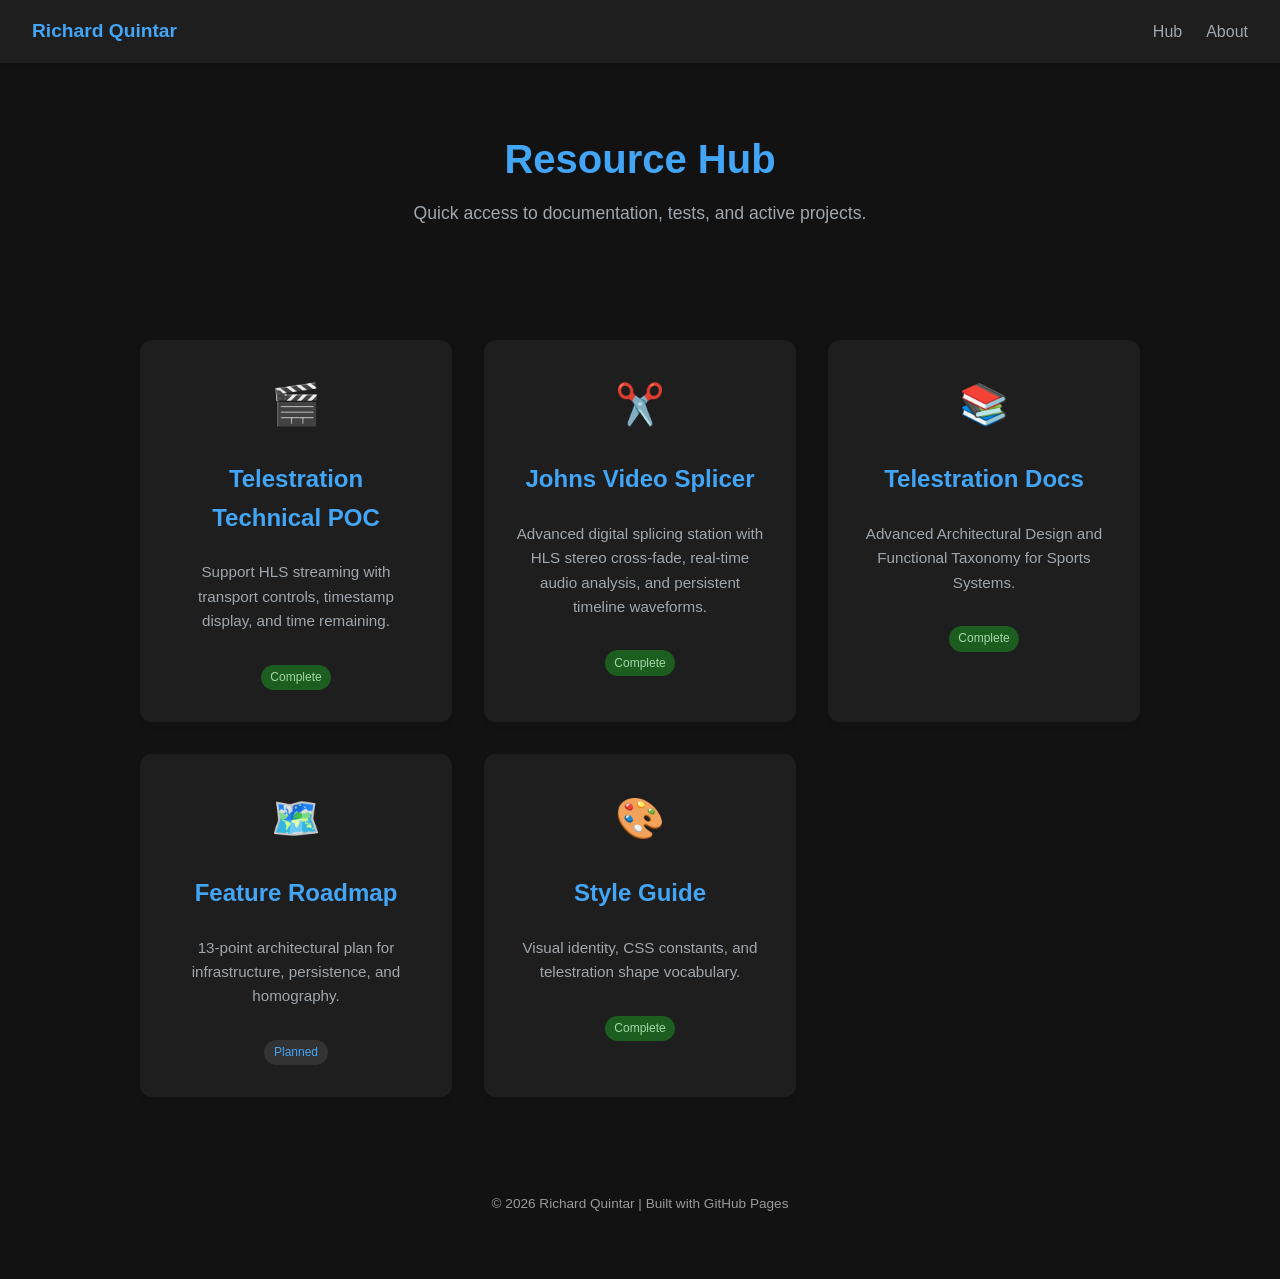
<file: index.html>
<!DOCTYPE html>
<html lang="en">
<head>
    <meta charset="UTF-8">
    <meta name="viewport" content="width=device-width, initial-scale=1.0">
    <title>Richard Quintar | Hub</title>
    <style>
        :root {
            --primary: #42a5f5;
            --secondary: #9ea7af;
            --bg: #121212;
            --card-bg: #1e1e1e;
            --text: #e0e0e0;
        }

        body {
            font-family: -apple-system, BlinkMacSystemFont, "Segoe UI", Roboto, Helvetica, Arial, sans-serif;
            line-height: 1.6;
            color: var(--text);
            background-color: var(--bg);
            margin: 0;
            padding: 0;
        }

        nav {
            background: var(--card-bg);
            padding: 1rem 2rem;
            display: flex;
            justify-content: space-between;
            align-items: center;
            box-shadow: 0 2px 4px rgba(0,0,0,0.1);
            position: sticky;
            top: 0;
            z-index: 1000;
        }

        nav .logo {
            font-weight: bold;
            font-size: 1.2rem;
            color: var(--primary);
            text-decoration: none;
        }

        nav ul {
            list-style: none;
            display: flex;
            gap: 1.5rem;
            margin: 0;
            padding: 0;
        }

        nav a {
            text-decoration: none;
            color: var(--secondary);
            font-weight: 500;
            transition: color 0.2s;
        }

        nav a:hover {
            color: var(--primary);
        }

        header {
            padding: 4rem 2rem;
            text-align: center;
        }

        h1 {
            margin: 0;
            font-size: 2.5rem;
            color: var(--primary);
        }

        .subtitle {
            font-size: 1.1rem;
            color: var(--secondary);
            margin-top: 0.5rem;
        }

        .hub-container {
            max-width: 1000px;
            margin: 0 auto;
            padding: 2rem;
            display: grid;
            grid-template-columns: repeat(auto-fit, minmax(280px, 1fr));
            gap: 2rem;
        }

        .card {
            background: var(--card-bg);
            border-radius: 12px;
            padding: 2rem;
            text-align: center;
            box-shadow: 0 4px 6px rgba(0,0,0,0.05);
            transition: transform 0.2s, box-shadow 0.2s;
            text-decoration: none;
            color: inherit;
            display: flex;
            flex-direction: column;
            align-items: center;
        }

        .card:hover {
            transform: translateY(-5px);
            box-shadow: 0 8px 15px rgba(0,0,0,0.1);
        }

        .card .icon {
            font-size: 2.5rem;
            margin-bottom: 1rem;
        }

        .card h2 {
            margin: 0.5rem 0;
            color: var(--primary);
        }

        .card p {
            font-size: 0.95rem;
            color: var(--secondary);
        }

        footer {
            text-align: center;
            padding: 4rem 2rem;
            color: #999;
            font-size: 0.85rem;
        }

        .status-badge {
            background: #e0e0e0;
            color: #666;
            padding: 0.2rem 0.6rem;
            border-radius: 20px;
            font-size: 0.75rem;
            margin-top: 1rem;
            display: inline-block;
        }
    </style>
</head>
<body>

    <nav>
        <a href="index.html" class="logo">Richard Quintar</a>
        <ul>
            <li><a href="index.html">Hub</a></li>
            <li><a href="#about">About</a></li>
        </ul>
    </nav>

    <header>
        <h1>Resource Hub</h1>
        <p class="subtitle">Quick access to documentation, tests, and active projects.</p>
    </header>

    <main class="hub-container">
        <!-- Card 1: Telestration POC -->
        <a href="telistration-poc/index.html" class="card">
            <div class="icon">🎬</div>
            <h2>Telestration Technical POC</h2>
            <p>Support HLS streaming with transport controls, timestamp display, and time remaining.</p>
            <span class="status-badge" style="background: #1b5e20; color: #a5d6a7;">Complete</span>
        </a>

        <!-- Card: Johns Video Splicer -->
        <a href="johns-video-splicer/index.html" class="card">
            <div class="icon">✂️</div>
            <h2>Johns Video Splicer</h2>
            <p>Advanced digital splicing station with HLS stereo cross-fade, real-time audio analysis, and persistent timeline waveforms.</p>
            <span class="status-badge" style="background: #1b5e20; color: #a5d6a7;">Complete</span>
        </a>

        <!-- Card 2: Telestration Docs -->
        <a href="telistration-poc/docs/telestration.md" class="card">
            <div class="icon">📚</div>
            <h2>Telestration Docs</h2>
            <p>Advanced Architectural Design and Functional Taxonomy for Sports Systems.</p>
            <span class="status-badge" style="background: #1b5e20; color: #a5d6a7;">Complete</span>
        </a>

        <!-- Card 3: Feature Roadmap -->
        <a href="telistration-poc/feature-plan.html" class="card">
            <div class="icon">🗺️</div>
            <h2>Feature Roadmap</h2>
            <p>13-point architectural plan for infrastructure, persistence, and homography.</p>
            <span class="status-badge" style="background: #333; color: var(--primary);">Planned</span>
        </a>

        <!-- Card 4: Style Guide -->
        <a href="telistration-poc/styles.html" class="card">
            <div class="icon">🎨</div>
            <h2>Style Guide</h2>
            <p>Visual identity, CSS constants, and telestration shape vocabulary.</p>
            <span class="status-badge" style="background: #1b5e20; color: #a5d6a7;">Complete</span>
        </a>
    </main>

    <footer>
        &copy; 2026 Richard Quintar | Built with GitHub Pages
    </footer>

</body>
</html>
</file>
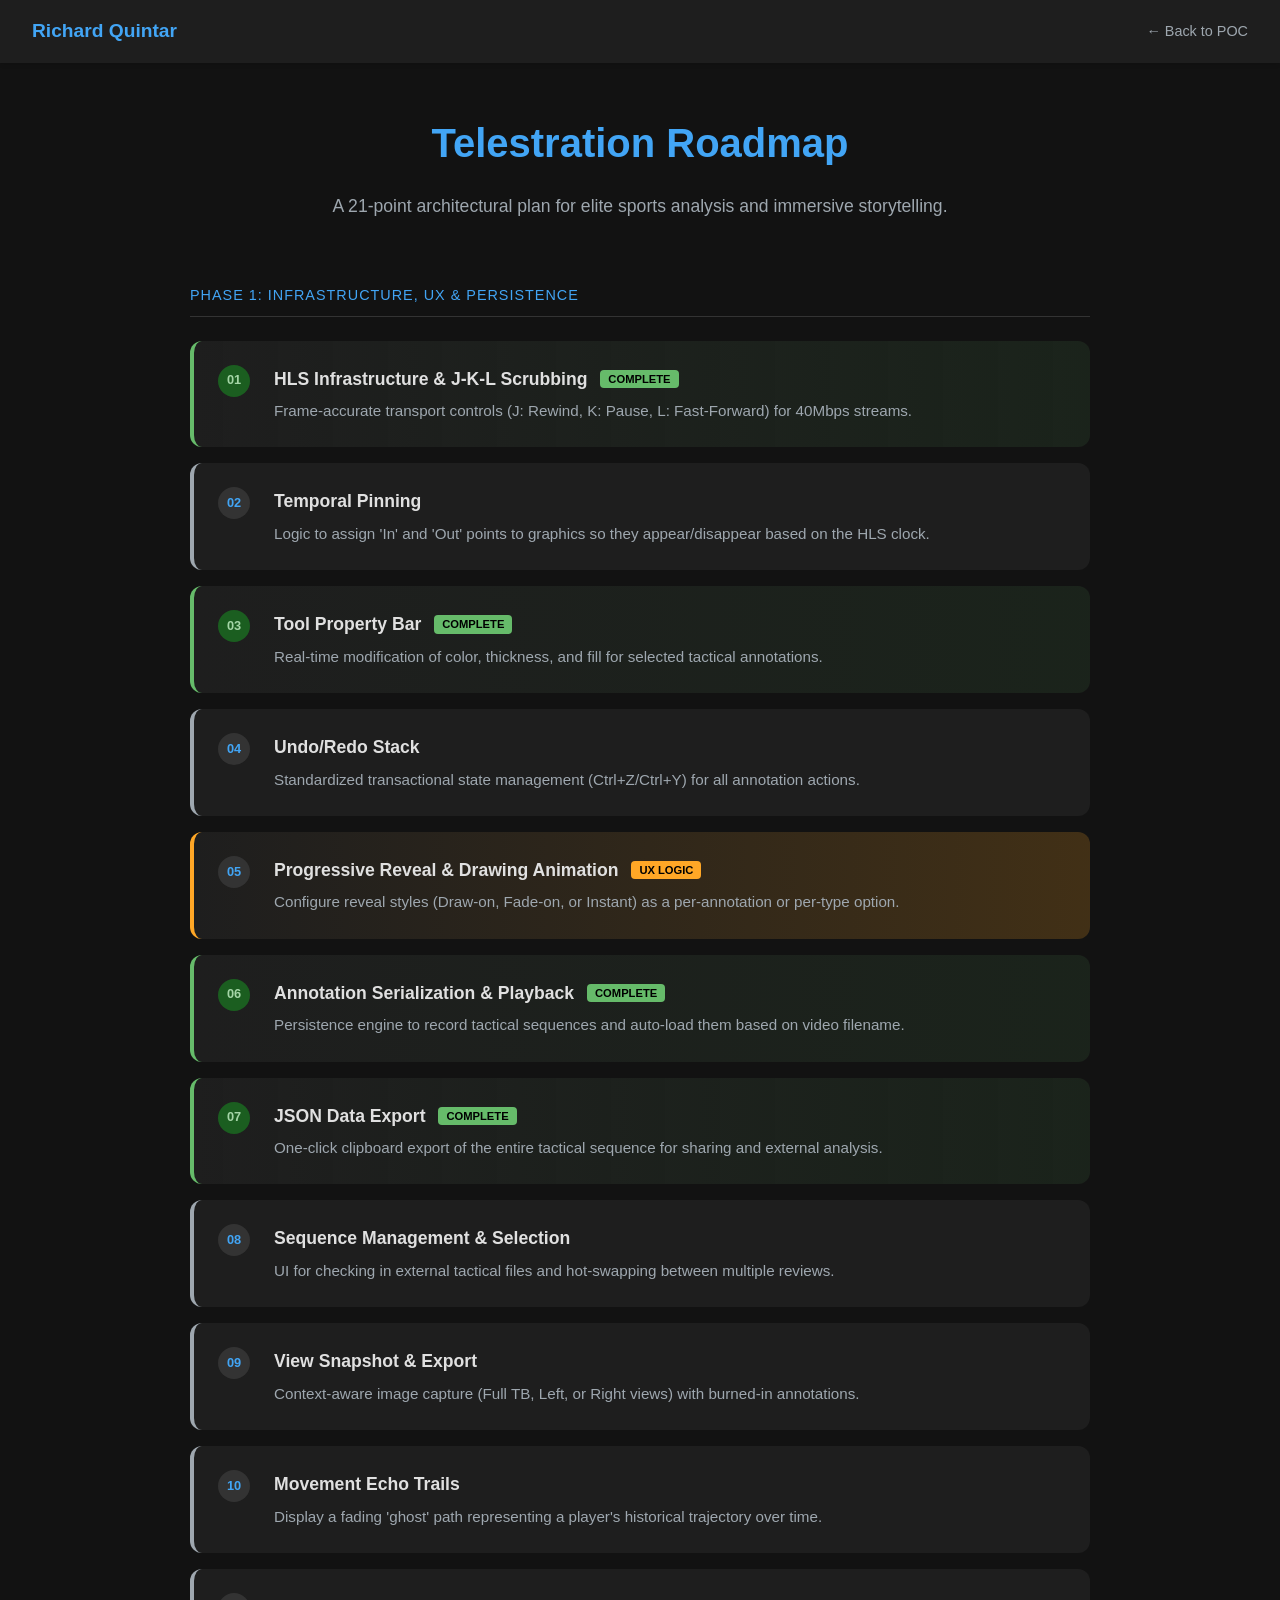
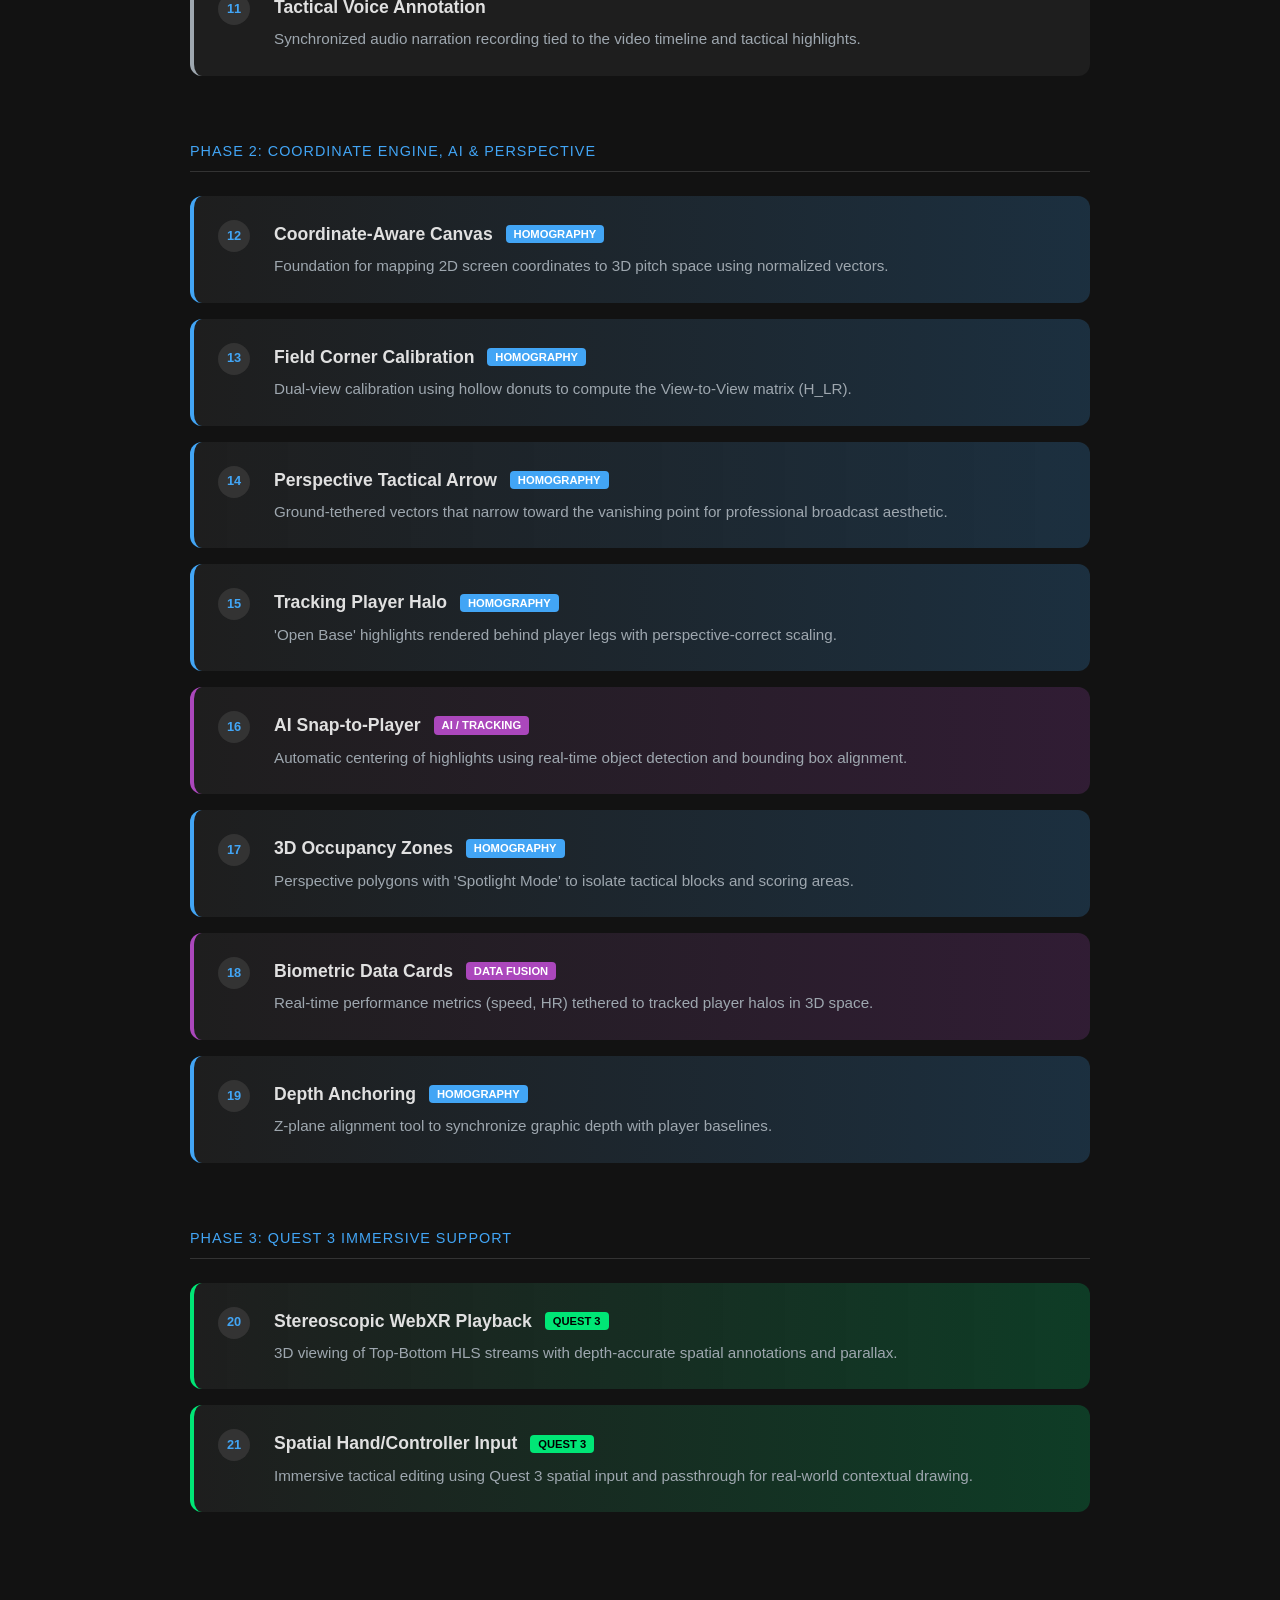
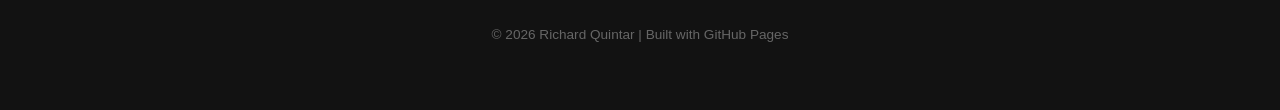
<file: telistration-poc/feature-plan.html>
<!DOCTYPE html>
<html lang="en">
<head>
    <meta charset="UTF-8">
    <meta name="viewport" content="width=device-width, initial-scale=1.0">
    <title>Feature Roadmap | Richard Quintar</title>
    <style>
        :root {
            --primary: #42a5f5;
            --secondary: #9ea7af;
            --bg: #121212;
            --card-bg: #1e1e1e;
            --text: #e0e0e0;
            --accent: #ffeb3b;
            --homography-glow: rgba(66, 165, 245, 0.2);
            --ai-glow: rgba(171, 71, 188, 0.2);
            --xr-glow: rgba(0, 230, 118, 0.2);
            --reveal-glow: rgba(255, 167, 38, 0.2);
        }

        body {
            font-family: -apple-system, BlinkMacSystemFont, "Segoe UI", Roboto, Helvetica, Arial, sans-serif;
            background-color: var(--bg);
            color: var(--text);
            margin: 0;
            padding: 0;
            line-height: 1.6;
        }

        nav {
            background: var(--card-bg);
            padding: 1rem 2rem;
            display: flex;
            justify-content: space-between;
            align-items: center;
            box-shadow: 0 2px 4px rgba(0,0,0,0.1);
            position: sticky;
            top: 0;
            z-index: 1000;
        }

        nav .logo {
            font-weight: bold;
            font-size: 1.2rem;
            color: var(--primary);
            text-decoration: none;
        }

        .container {
            max-width: 900px;
            margin: 3rem auto;
            padding: 0 2rem;
        }

        header {
            text-align: center;
            margin-bottom: 4rem;
        }

        h1 {
            color: var(--primary);
            font-size: 2.5rem;
            margin-bottom: 0.5rem;
        }

        .subtitle {
            color: var(--secondary);
            font-size: 1.1rem;
        }

        .section-title {
            display: flex;
            align-items: center;
            gap: 1rem;
            margin-top: 4rem;
            margin-bottom: 1.5rem;
            padding-bottom: 0.5rem;
            border-bottom: 1px solid #333;
            color: var(--primary);
            text-transform: uppercase;
            letter-spacing: 1px;
            font-size: 0.9rem;
        }

        .feature-grid {
            display: grid;
            grid-template-columns: 1fr;
            gap: 1rem;
        }

        .feature-card {
            background: var(--card-bg);
            border-radius: 12px;
            padding: 1.5rem;
            display: flex;
            gap: 1.5rem;
            align-items: flex-start;
            transition: transform 0.2s;
            border-left: 4px solid transparent;
        }

        .feature-card:hover {
            transform: translateX(5px);
        }

        .feature-card.ui-infra {
            border-left-color: var(--secondary);
        }

        .feature-card.homography {
            border-left-color: var(--primary);
            background: linear-gradient(90deg, var(--card-bg) 0%, var(--homography-glow) 100%);
        }

        .feature-card.ai-advanced {
            border-left-color: #ab47bc;
            background: linear-gradient(90deg, var(--card-bg) 0%, var(--ai-glow) 100%);
        }

        .feature-card.xr-support {
            border-left-color: #00e676;
            background: linear-gradient(90deg, var(--card-bg) 0%, var(--xr-glow) 100%);
        }

        .feature-card.reveal-logic {
            border-left-color: #ffa726;
            background: linear-gradient(90deg, var(--card-bg) 0%, var(--reveal-glow) 100%);
        }

        .feature-id {
            background: #333;
            color: var(--primary);
            width: 32px;
            height: 32px;
            border-radius: 50%;
            display: flex;
            align-items: center;
            justify-content: center;
            font-weight: bold;
            flex-shrink: 0;
            font-size: 0.8rem;
        }

        .feature-content h3 {
            margin: 0;
            font-size: 1.1rem;
            color: var(--text);
        }

        .feature-content p {
            margin: 0.4rem 0 0;
            color: var(--secondary);
            font-size: 0.95rem;
        }

        .badge {
            font-size: 0.7rem;
            padding: 0.2rem 0.5rem;
            border-radius: 4px;
            text-transform: uppercase;
            font-weight: bold;
            margin-left: 0.5rem;
            vertical-align: middle;
        }

        .badge.homography-badge {
            background: var(--primary);
            color: #fff;
        }

        .badge.ai-badge {
            background: #ab47bc;
            color: #fff;
        }

        .badge.xr-badge {
            background: #00e676;
            color: #000;
        }

        .badge.reveal-badge {
            background: #ffa726;
            color: #000;
        }

        footer {
            text-align: center;
            padding: 4rem 2rem;
            color: #666;
            font-size: 0.85rem;
        }
    </style>
</head>
<body>

    <nav>
        <a href="../index.html" class="logo">Richard Quintar</a>
        <a href="index.html" style="text-decoration: none; color: var(--secondary); font-size: 0.9rem;">← Back to POC</a>
    </nav>

    <div class="container">
        <header>
            <h1>Telestration Roadmap</h1>
            <p class="subtitle">A 21-point architectural plan for elite sports analysis and immersive storytelling.</p>
        </header>

        <div class="section-title">Phase 1: Infrastructure, UX & Persistence</div>
        <div class="feature-grid">
            <div class="feature-card ui-infra" style="border-left-color: #66bb6a; background: linear-gradient(90deg, var(--card-bg) 0%, rgba(102, 187, 106, 0.1) 100%);">
                <div class="feature-id" style="background: #1b5e20; color: #a5d6a7;">01</div>
                <div class="feature-content">
                    <h3>HLS Infrastructure & J-K-L Scrubbing <span class="badge" style="background: #66bb6a; color: #000;">Complete</span></h3>
                    <p>Frame-accurate transport controls (J: Rewind, K: Pause, L: Fast-Forward) for 40Mbps streams.</p>
                </div>
            </div>

            <div class="feature-card ui-infra">
                <div class="feature-id">02</div>
                <div class="feature-content">
                    <h3>Temporal Pinning</h3>
                    <p>Logic to assign 'In' and 'Out' points to graphics so they appear/disappear based on the HLS clock.</p>
                </div>
            </div>

            <div class="feature-card ui-infra" style="border-left-color: #66bb6a; background: linear-gradient(90deg, var(--card-bg) 0%, rgba(102, 187, 106, 0.1) 100%);">
                <div class="feature-id" style="background: #1b5e20; color: #a5d6a7;">03</div>
                <div class="feature-content">
                    <h3>Tool Property Bar <span class="badge" style="background: #66bb6a; color: #000;">Complete</span></h3>
                    <p>Real-time modification of color, thickness, and fill for selected tactical annotations.</p>
                </div>
            </div>

            <div class="feature-card ui-infra">
                <div class="feature-id">04</div>
                <div class="feature-content">
                    <h3>Undo/Redo Stack</h3>
                    <p>Standardized transactional state management (Ctrl+Z/Ctrl+Y) for all annotation actions.</p>
                </div>
            </div>

            <div class="feature-card reveal-logic">
                <div class="feature-id">05</div>
                <div class="feature-content">
                    <h3>Progressive Reveal & Drawing Animation <span class="badge reveal-badge">UX Logic</span></h3>
                    <p>Configure reveal styles (Draw-on, Fade-on, or Instant) as a per-annotation or per-type option.</p>
                </div>
            </div>

            <div class="feature-card ui-infra" style="border-left-color: #66bb6a; background: linear-gradient(90deg, var(--card-bg) 0%, rgba(102, 187, 106, 0.1) 100%);">
                <div class="feature-id" style="background: #1b5e20; color: #a5d6a7;">06</div>
                <div class="feature-content">
                    <h3>Annotation Serialization & Playback <span class="badge" style="background: #66bb6a; color: #000;">Complete</span></h3>
                    <p>Persistence engine to record tactical sequences and auto-load them based on video filename.</p>
                </div>
            </div>

            <div class="feature-card ui-infra" style="border-left-color: #66bb6a; background: linear-gradient(90deg, var(--card-bg) 0%, rgba(102, 187, 106, 0.1) 100%);">
                <div class="feature-id" style="background: #1b5e20; color: #a5d6a7;">07</div>
                <div class="feature-content">
                    <h3>JSON Data Export <span class="badge" style="background: #66bb6a; color: #000;">Complete</span></h3>
                    <p>One-click clipboard export of the entire tactical sequence for sharing and external analysis.</p>
                </div>
            </div>

            <div class="feature-card ui-infra">
                <div class="feature-id">08</div>
                <div class="feature-content">
                    <h3>Sequence Management & Selection</h3>
                    <p>UI for checking in external tactical files and hot-swapping between multiple reviews.</p>
                </div>
            </div>

            <div class="feature-card ui-infra">
                <div class="feature-id">09</div>
                <div class="feature-content">
                    <h3>View Snapshot & Export</h3>
                    <p>Context-aware image capture (Full TB, Left, or Right views) with burned-in annotations.</p>
                </div>
            </div>

            <div class="feature-card ui-infra">
                <div class="feature-id">10</div>
                <div class="feature-content">
                    <h3>Movement Echo Trails</h3>
                    <p>Display a fading 'ghost' path representing a player's historical trajectory over time.</p>
                </div>
            </div>

            <div class="feature-card ui-infra">
                <div class="feature-id">11</div>
                <div class="feature-content">
                    <h3>Tactical Voice Annotation</h3>
                    <p>Synchronized audio narration recording tied to the video timeline and tactical highlights.</p>
                </div>
            </div>
        </div>

        <div class="section-title">Phase 2: Coordinate Engine, AI & Perspective</div>
        <div class="feature-grid">
            <div class="feature-card homography">
                <div class="feature-id">12</div>
                <div class="feature-content">
                    <h3>Coordinate-Aware Canvas <span class="badge homography-badge">Homography</span></h3>
                    <p>Foundation for mapping 2D screen coordinates to 3D pitch space using normalized vectors.</p>
                </div>
            </div>

            <div class="feature-card homography">
                <div class="feature-id">13</div>
                <div class="feature-content">
                    <h3>Field Corner Calibration <span class="badge homography-badge">Homography</span></h3>
                    <p>Dual-view calibration using hollow donuts to compute the View-to-View matrix (H_LR).</p>
                </div>
            </div>

            <div class="feature-card homography">
                <div class="feature-id">14</div>
                <div class="feature-content">
                    <h3>Perspective Tactical Arrow <span class="badge homography-badge">Homography</span></h3>
                    <p>Ground-tethered vectors that narrow toward the vanishing point for professional broadcast aesthetic.</p>
                </div>
            </div>

            <div class="feature-card homography">
                <div class="feature-id">15</div>
                <div class="feature-content">
                    <h3>Tracking Player Halo <span class="badge homography-badge">Homography</span></h3>
                    <p>'Open Base' highlights rendered behind player legs with perspective-correct scaling.</p>
                </div>
            </div>

            <div class="feature-card ai-advanced">
                <div class="feature-id">16</div>
                <div class="feature-content">
                    <h3>AI Snap-to-Player <span class="badge ai-badge">AI / Tracking</span></h3>
                    <p>Automatic centering of highlights using real-time object detection and bounding box alignment.</p>
                </div>
            </div>

            <div class="feature-card homography">
                <div class="feature-id">17</div>
                <div class="feature-content">
                    <h3>3D Occupancy Zones <span class="badge homography-badge">Homography</span></h3>
                    <p>Perspective polygons with 'Spotlight Mode' to isolate tactical blocks and scoring areas.</p>
                </div>
            </div>

            <div class="feature-card ai-advanced">
                <div class="feature-id">18</div>
                <div class="feature-content">
                    <h3>Biometric Data Cards <span class="badge ai-badge">Data Fusion</span></h3>
                    <p>Real-time performance metrics (speed, HR) tethered to tracked player halos in 3D space.</p>
                </div>
            </div>

            <div class="feature-card homography">
                <div class="feature-id">19</div>
                <div class="feature-content">
                    <h3>Depth Anchoring <span class="badge homography-badge">Homography</span></h3>
                    <p>Z-plane alignment tool to synchronize graphic depth with player baselines.</p>
                </div>
            </div>
        </div>

        <div class="section-title">Phase 3: Quest 3 Immersive Support</div>
        <div class="feature-grid">
            <div class="feature-card xr-support">
                <div class="feature-id">20</div>
                <div class="feature-content">
                    <h3>Stereoscopic WebXR Playback <span class="badge xr-badge">Quest 3</span></h3>
                    <p>3D viewing of Top-Bottom HLS streams with depth-accurate spatial annotations and parallax.</p>
                </div>
            </div>

            <div class="feature-card xr-support">
                <div class="feature-id">21</div>
                <div class="feature-content">
                    <h3>Spatial Hand/Controller Input <span class="badge xr-badge">Quest 3</span></h3>
                    <p>Immersive tactical editing using Quest 3 spatial input and passthrough for real-world contextual drawing.</p>
                </div>
            </div>
        </div>
    </div>

    <footer>
        &copy; 2026 Richard Quintar | Built with GitHub Pages
    </footer>

</body>
</html>
</file>
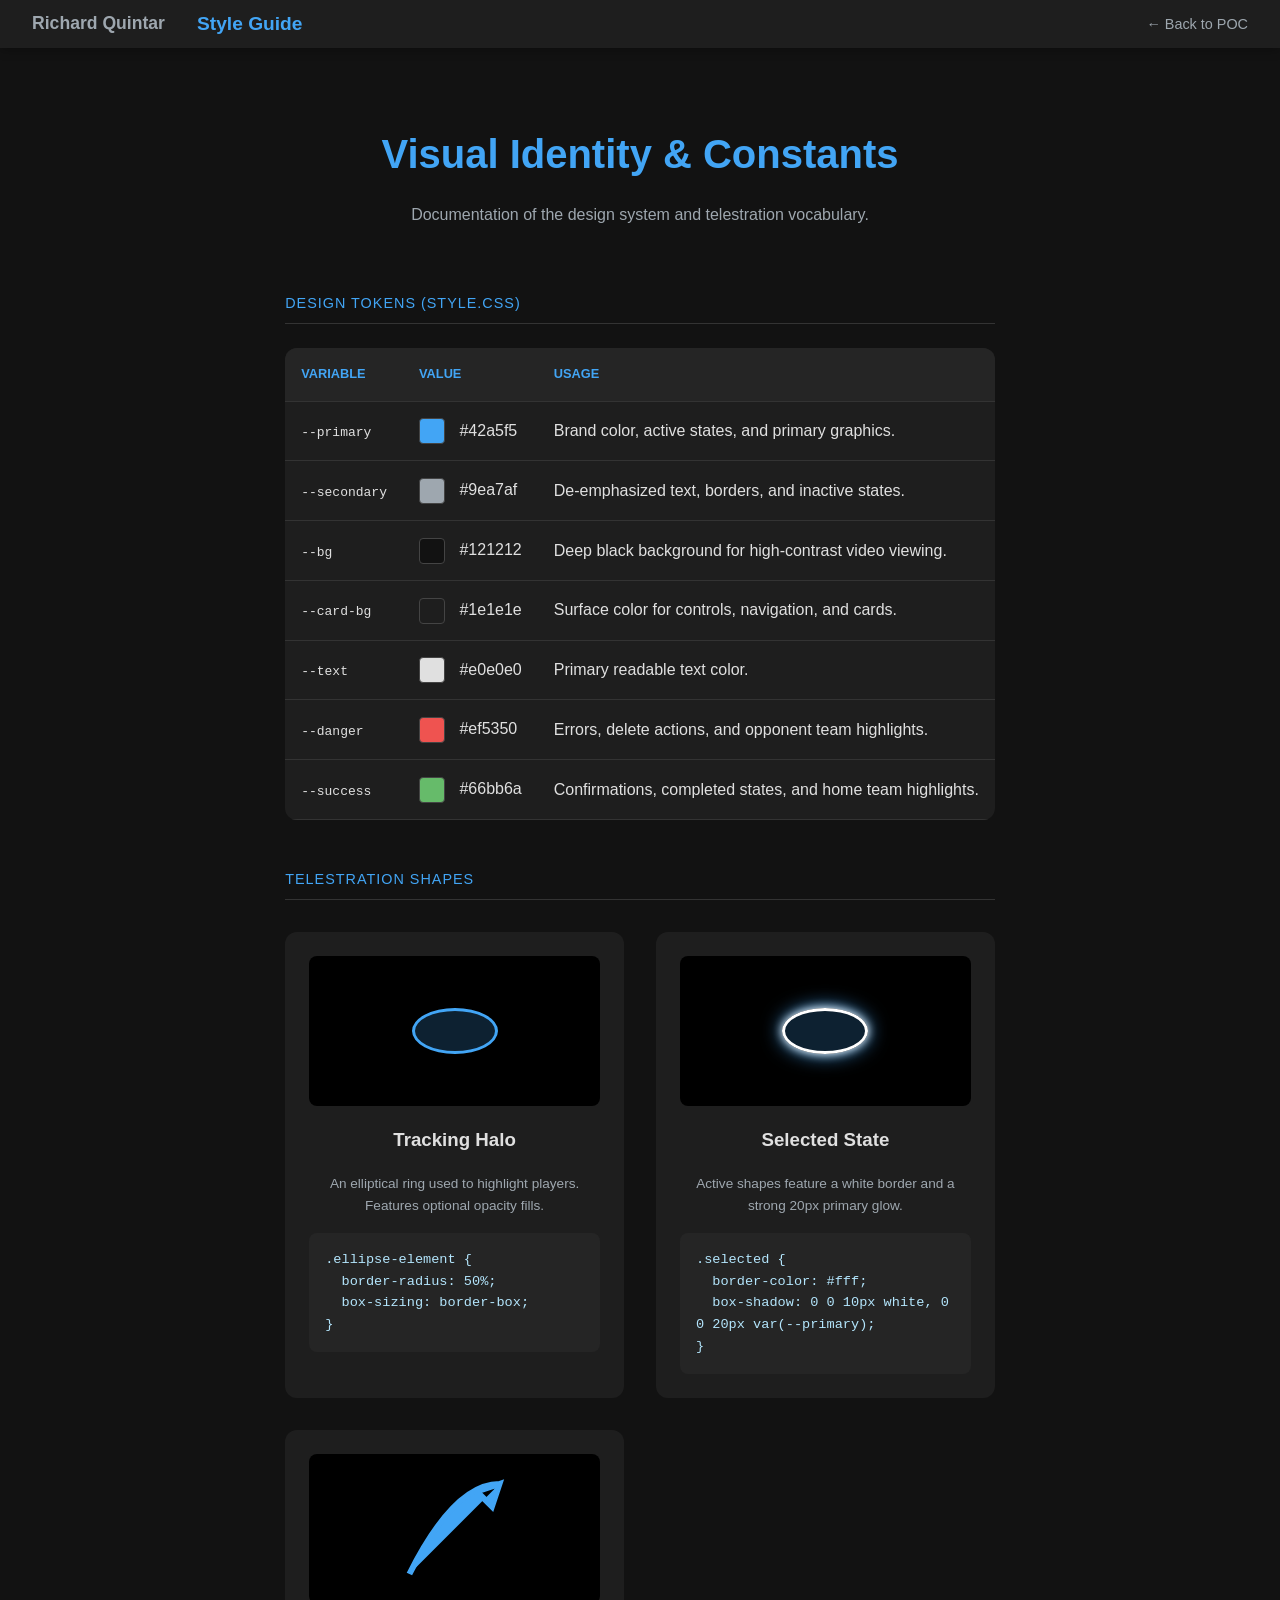
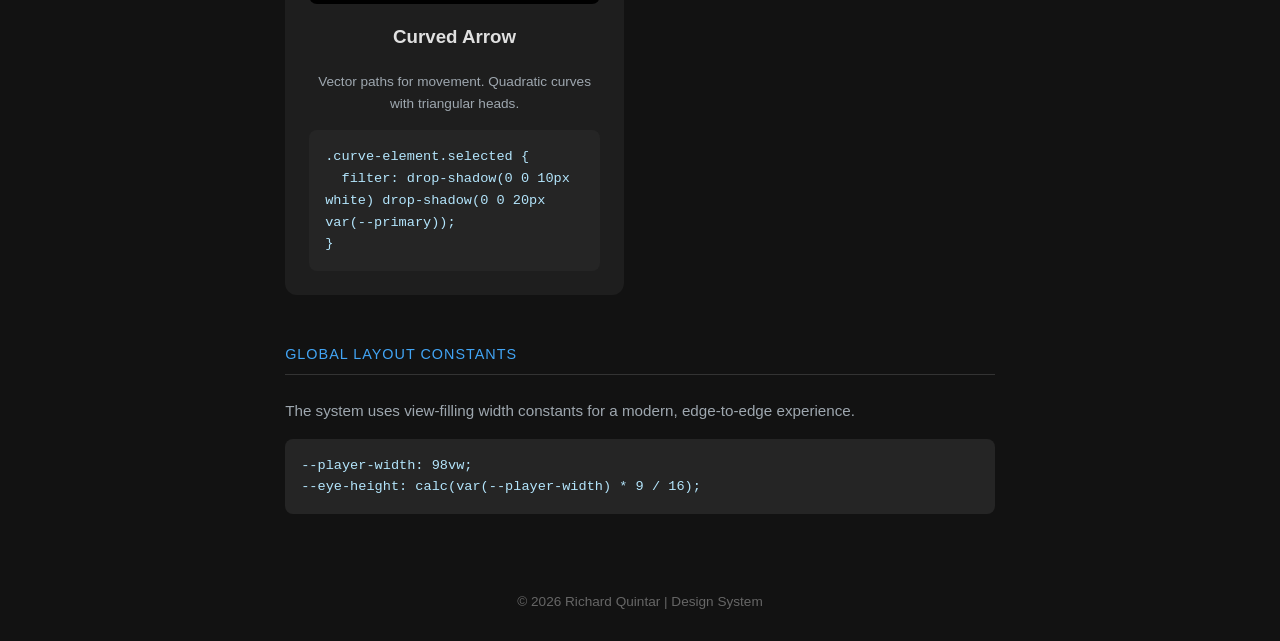
<file: telistration-poc/styles.html>
<!DOCTYPE html>
<html lang="en">
<head>
    <meta charset="UTF-8">
    <meta name="viewport" content="width=device-width, initial-scale=1.0">
    <title>Style Guide | Richard Quintar</title>
    <link rel="stylesheet" href="style.css">
    <style>
        .style-container {
            max-width: 900px;
            margin: 3rem auto;
            padding: 0 2rem;
            line-height: 1.6;
        }

        header {
            text-align: center;
            margin-bottom: 4rem;
        }

        h1 {
            color: var(--primary);
            font-size: 2.5rem;
            margin-bottom: 0.5rem;
        }

        .section-title {
            display: flex;
            align-items: center;
            gap: 1rem;
            margin-top: 3rem;
            margin-bottom: 1.5rem;
            padding-bottom: 0.5rem;
            border-bottom: 1px solid #333;
            color: var(--primary);
            text-transform: uppercase;
            letter-spacing: 1px;
            font-size: 0.9rem;
        }

        .variable-table {
            width: 100%;
            border-collapse: collapse;
            background: var(--card-bg);
            border-radius: 12px;
            overflow: hidden;
            margin-bottom: 2rem;
        }

        .variable-table th, .variable-table td {
            padding: 1rem;
            text-align: left;
            border-bottom: 1px solid #333;
        }

        .variable-table th {
            background: #252525;
            color: var(--primary);
            font-size: 0.8rem;
            text-transform: uppercase;
        }

        .color-preview {
            width: 24px;
            height: 24px;
            border-radius: 4px;
            display: inline-block;
            vertical-align: middle;
            margin-right: 10px;
            border: 1px solid #444;
        }

        .shape-showcase {
            display: grid;
            grid-template-columns: repeat(auto-fit, minmax(250px, 1fr));
            gap: 2rem;
            margin-top: 2rem;
        }

        .shape-card {
            background: var(--card-bg);
            border-radius: 12px;
            padding: 1.5rem;
            text-align: center;
        }

        .shape-preview {
            height: 150px;
            background: #000;
            border-radius: 8px;
            margin-bottom: 1rem;
            display: flex;
            justify-content: center;
            align-items: center;
            position: relative;
            overflow: hidden;
        }

        /* Preview Shapes */
        .preview-ellipse {
            width: 80px;
            height: 40px;
            border: 3px solid var(--primary);
            border-radius: 50%;
            background: rgba(66, 165, 245, 0.2);
        }

        .preview-ellipse.selected {
            border-color: #fff;
            box-shadow: 0 0 10px white, 0 0 20px var(--primary);
        }

        .preview-svg {
            width: 100%;
            height: 100%;
        }

        .preview-arrow-path {
            fill: var(--primary);
            stroke: var(--primary);
            stroke-width: 4;
        }

        .preview-arrow-path.selected {
            filter: drop-shadow(0 0 10px white) drop-shadow(0 0 20px var(--primary));
        }

        .code-block {
            background: #252525;
            padding: 1rem;
            border-radius: 8px;
            font-family: monospace;
            font-size: 0.85rem;
            color: #b3e5fc;
            overflow-x: auto;
        }
    </style>
</head>
<body>

    <nav>
        <div class="nav-left">
            <a href="../index.html" class="logo">Richard Quintar</a>
            <p class="page-title">Style Guide</p>
        </div>
        <a href="index.html" style="text-decoration: none; color: var(--secondary); font-size: 0.9rem;">← Back to POC</a>
    </nav>

    <div class="style-container">
        <header>
            <h1>Visual Identity & Constants</h1>
            <p style="color: var(--secondary);">Documentation of the design system and telestration vocabulary.</p>
        </header>

        <div class="section-title">Design Tokens (style.css)</div>
        <table class="variable-table">
            <thead>
                <tr>
                    <th>Variable</th>
                    <th>Value</th>
                    <th>Usage</th>
                </tr>
            </thead>
            <tbody>
                <tr>
                    <td><code>--primary</code></td>
                    <td><span class="color-preview" style="background: #42a5f5;"></span> #42a5f5</td>
                    <td>Brand color, active states, and primary graphics.</td>
                </tr>
                <tr>
                    <td><code>--secondary</code></td>
                    <td><span class="color-preview" style="background: #9ea7af;"></span> #9ea7af</td>
                    <td>De-emphasized text, borders, and inactive states.</td>
                </tr>
                <tr>
                    <td><code>--bg</code></td>
                    <td><span class="color-preview" style="background: #121212;"></span> #121212</td>
                    <td>Deep black background for high-contrast video viewing.</td>
                </tr>
                <tr>
                    <td><code>--card-bg</code></td>
                    <td><span class="color-preview" style="background: #1e1e1e;"></span> #1e1e1e</td>
                    <td>Surface color for controls, navigation, and cards.</td>
                </tr>
                <tr>
                    <td><code>--text</code></td>
                    <td><span class="color-preview" style="background: #e0e0e0;"></span> #e0e0e0</td>
                    <td>Primary readable text color.</td>
                </tr>
                <tr>
                    <td><code>--danger</code></td>
                    <td><span class="color-preview" style="background: #ef5350;"></span> #ef5350</td>
                    <td>Errors, delete actions, and opponent team highlights.</td>
                </tr>
                <tr>
                    <td><code>--success</code></td>
                    <td><span class="color-preview" style="background: #66bb6a;"></span> #66bb6a</td>
                    <td>Confirmations, completed states, and home team highlights.</td>
                </tr>
            </tbody>
        </table>

        <div class="section-title">Telestration Shapes</div>
        <div class="shape-showcase">
            <!-- Tracking Halo -->
            <div class="shape-card">
                <div class="shape-preview">
                    <div class="preview-ellipse"></div>
                </div>
                <h3>Tracking Halo</h3>
                <p style="font-size: 0.85rem; color: var(--secondary);">An elliptical ring used to highlight players. Features optional opacity fills.</p>
                <div class="code-block" style="text-align: left; margin-top: 1rem;">
                    .ellipse-element {<br>
                    &nbsp;&nbsp;border-radius: 50%;<br>
                    &nbsp;&nbsp;box-sizing: border-box;<br>
                    }
                </div>
            </div>

            <!-- Selected State -->
            <div class="shape-card">
                <div class="shape-preview">
                    <div class="preview-ellipse selected"></div>
                </div>
                <h3>Selected State</h3>
                <p style="font-size: 0.85rem; color: var(--secondary);">Active shapes feature a white border and a strong 20px primary glow.</p>
                <div class="code-block" style="text-align: left; margin-top: 1rem;">
                    .selected {<br>
                    &nbsp;&nbsp;border-color: #fff;<br>
                    &nbsp;&nbsp;box-shadow: 0 0 10px white, 0 0 20px var(--primary);<br>
                    }
                </div>
            </div>

            <!-- Tactical Arrow -->
            <div class="shape-card">
                <div class="shape-preview">
                    <svg class="preview-svg" viewBox="0 0 100 100">
                        <path class="preview-arrow-path" d="M 20 80 Q 50 20 80 20 M 80 20 L 65 25 L 75 35 Z" />
                    </svg>
                </div>
                <h3>Curved Arrow</h3>
                <p style="font-size: 0.85rem; color: var(--secondary);">Vector paths for movement. Quadratic curves with triangular heads.</p>
                <div class="code-block" style="text-align: left; margin-top: 1rem;">
                    .curve-element.selected {<br>
                    &nbsp;&nbsp;filter: drop-shadow(0 0 10px white) drop-shadow(0 0 20px var(--primary));<br>
                    }
                </div>
            </div>
        </div>

        <div class="section-title">Global Layout Constants</div>
        <p style="font-size: 0.95rem; color: var(--secondary);">
            The system uses view-filling width constants for a modern, edge-to-edge experience.
        </p>
        <div class="code-block">
            --player-width: 98vw;<br>
            --eye-height: calc(var(--player-width) * 9 / 16);
        </div>
    </div>

    <footer>
        &copy; 2026 Richard Quintar | Design System
    </footer>

</body>
</html>
</file>
<file: telistration-poc/style.css>
:root {
    --primary: #42a5f5;
    --secondary: #9ea7af;
    --bg: #121212;
    --card-bg: #1e1e1e;
    --text: #e0e0e0;
    --danger: #ef5350;
    --success: #66bb6a;
    --player-width: 98vw; 
    --eye-height: calc(var(--player-width) * 9 / 16);
}

body {
    font-family: -apple-system, BlinkMacSystemFont, "Segoe UI", Roboto, Helvetica, Arial, sans-serif;
    background-color: var(--bg); color: var(--text); margin: 0; padding: 0;
    display: flex; flex-direction: column; min-height: 100vh;
}

nav {
    background: var(--card-bg); padding: 0.8rem 2rem; display: flex;
    justify-content: space-between; align-items: center; box-shadow: 0 2px 10px rgba(0,0,0,0.3);
    position: sticky; top: 0; z-index: 1000;
}

.nav-left { display: flex; align-items: center; gap: 2rem; }
nav .logo { font-weight: bold; font-size: 1.1rem; color: var(--secondary); text-decoration: none; }
nav .page-title { font-weight: bold; font-size: 1.2rem; color: var(--primary); margin: 0; }

nav ul { list-style: none; display: flex; gap: 1.5rem; margin: 0; padding: 0; align-items: center; }
nav a { text-decoration: none; color: var(--secondary); font-weight: 500; transition: color 0.2s; }
nav a:hover { color: var(--primary); }

#qr-trigger { cursor: pointer; font-size: 1.4rem; color: var(--secondary); display: flex; align-items: center; }
#qr-trigger:hover { color: var(--primary); }

#qr-modal {
    display: none; position: fixed; top: 0; left: 0; width: 100%; height: 100%;
    background: rgba(0,0,0,0.85); z-index: 2000; justify-content: center; align-items: center; backdrop-filter: blur(8px);
}
#qr-modal.active { display: flex; }
.qr-content { background: white; padding: 2rem; border-radius: 12px; text-align: center; position: relative; }
.qr-content h2 { color: #121212; margin: 0 0 1rem 0; font-size: 1.2rem; }
.qr-content img { width: 250px; height: 250px; display: block; margin: 0 auto; }
.qr-close { position: absolute; top: -40px; right: 0; color: white; font-size: 2rem; cursor: pointer; }

.container {
    max-width: 100vw; margin: 1rem auto; padding: 0 1rem;
    flex-grow: 1; display: flex; flex-direction: column; align-items: center;
}

.video-container {
    background: #000; border-radius: 12px; overflow: hidden;
    box-shadow: 0 10px 30px rgba(0,0,0,0.5); position: relative;
    cursor: default; transition: all 0.3s ease; margin: 0 auto;
    width: var(--player-width);
}

.video-container.mode-full { height: calc(var(--eye-height) * 2); }
.video-container.mode-sbs  { height: calc(var(--eye-height) / 2); }
.video-container.mode-left, 
.video-container.mode-right { height: var(--eye-height); }

.video-container.tool-active { cursor: crosshair; }

#sbs-canvas {
    position: absolute; top: 0; left: 0; width: 100%; height: 100%;
    display: none; z-index: 5; background: black;
}

.video-container.mode-sbs #sbs-canvas { display: block; }
.video-container.mode-sbs video { display: none; }

#drawing-canvas {
    position: absolute; top: 0; left: 0; width: 100%; height: 100%;
    z-index: 10; pointer-events: none; display: flex; flex-direction: column;
    transition: all 0.3s ease;
}

.canvas-layer { position: relative; width: 100%; height: 50%; overflow: hidden; }
.svg-overlay { position: absolute; top: 0; left: 0; width: 100%; height: 100%; pointer-events: none; }

.curve-element { stroke-linecap: round; display: none; pointer-events: all; cursor: pointer; }
.curve-element.visible { display: block; }
.curve-element.selected { 
    filter: drop-shadow(0 0 10px white) drop-shadow(0 0 20px var(--primary)); 
    stroke-dasharray: none !important; 
    stroke-opacity: 1 !important;
}

.video-container.mode-sbs #drawing-canvas { flex-direction: row; }
.video-container.mode-sbs .canvas-layer { width: 50%; height: 100%; }

.video-container.mode-left .canvas-layer,
.video-container.mode-right .canvas-layer {
    width: 100%; height: 100%; position: absolute; top: 0; left: 0;
}

.video-container.mode-left #layer-right { display: none; }
.video-container.mode-right #layer-left { display: none; }

.video-container.tool-active #drawing-canvas { pointer-events: all; }

.ellipse-element {
    position: absolute; border-radius: 50%;
    box-sizing: border-box;
    transition: border-color 0.2s, box-shadow 0.2s; display: none; pointer-events: auto;
    cursor: pointer;
}
.ellipse-element.visible { display: block; }
.ellipse-element.selected { border-color: #fff; border-style: solid !important; box-shadow: 0 0 10px white, 0 0 20px var(--primary); z-index: 100; }

video {
    position: absolute; top: 0; left: 0; width: 100%; height: 100%;
    display: block; object-fit: fill; transition: all 0.3s ease;
}

.video-container.mode-left video { height: 200%; top: 0; }
.video-container.mode-right video { height: 200%; top: -100%; }

.controls {
    background: var(--card-bg); padding: 1.5rem; border-bottom-left-radius: 12px;
    border-bottom-right-radius: 12px; display: flex; flex-direction: column; gap: 1rem;
    width: var(--player-width); box-sizing: border-box;
}

.mode-controls, .tool-controls {
    display: flex; flex-wrap: wrap; gap: 0.5rem; margin-bottom: 0.5rem;
    background: rgba(0,0,0,0.4); padding: 0.5rem; border-radius: 8px; width: fit-content;
}

.property-groups { display: flex; align-items: stretch; border: 1px solid rgba(255,255,255,0.1); }
.prop-group { display: flex; flex-direction: column; gap: 0.3rem; }
.prop-label { font-size: 0.65rem; color: var(--secondary); text-transform: uppercase; letter-spacing: 0.5px; font-weight: bold; }

.color-grid { display: grid; grid-template-columns: repeat(4, 18px); gap: 4px; }
.color-btn { width: 18px; height: 18px; border-radius: 50%; border: none; cursor: pointer; padding: 0; transition: transform 0.2s; border: 2px solid transparent; }
.color-btn.active { border-color: white; transform: scale(1.1); }

.option-row { display: flex; gap: 4px; }
.opt-btn { background: #333; border: none; color: var(--text); padding: 4px 8px; border-radius: 4px; cursor: pointer; font-size: 0.7rem; transition: background 0.2s; min-width: 24px; }
.opt-btn.active { background: var(--primary); color: white; }
.opt-btn:hover:not(.active) { background: #444; }

.mode-btn, .tool-btn {
    background: transparent; border: 1px solid var(--secondary); color: var(--text);
    padding: 0.4rem 0.8rem; font-size: 0.8rem; border-radius: 4px; cursor: pointer;
    transition: all 0.2s; display: flex; align-items: center; gap: 0.4rem;
}

.mode-btn.active, .tool-btn.active { background: var(--primary); border-color: var(--primary); color: white; }
.tool-btn.success:hover { background: var(--success); border-color: var(--success); color: white; }
.tool-btn.danger:hover { background: var(--danger); border-color: var(--danger); color: white; }

.progress-container { width: 100%; height: 6px; background: #333; border-radius: 3px; cursor: pointer; position: relative; }
.progress-bar { height: 100%; background: var(--primary); width: 0%; border-radius: 3px; transition: width 0.1s linear; }

.button-group { display: flex; align-items: center; gap: 1rem; flex-wrap: wrap; }

button.transport-btn {
    background: #333; border: none; color: var(--text); padding: 0.6rem 1.2rem;
    border-radius: 6px; cursor: pointer; font-size: 0.9rem;
    display: flex; align-items: center; gap: 0.5rem;
}

button.transport-btn:hover { background: #444; }
button.primary { background: var(--primary); color: #fff; }

.time-info { font-family: monospace; font-size: 0.9rem; display: flex; gap: 1.5rem; color: var(--secondary); }
.metadata {
    margin-top: 1rem; padding: 1.5rem; background: var(--card-bg); border-radius: 12px;
    border-left: 4px solid var(--primary); width: var(--player-width); box-sizing: border-box;
}

footer { text-align: center; padding: 2rem; color: #666; font-size: 0.85rem; }

/* Mobile Responsiveness */
@media (max-width: 768px) {
    :root {
        --eye-width: 100vw;
    }

    .video-container {
        border-radius: 0;
    }

    nav { padding: 0.5rem 1rem; }
    nav .logo { font-size: 0.9rem; }
    nav .page-title { font-size: 0.9rem; }
    nav ul { gap: 0.8rem; }
    
    .container { margin: 0.5rem auto; }
    
    .controls { padding: 1rem; gap: 0.8rem; }
    
    .mode-btn, .tool-btn {
        padding: 0.3rem 0.6rem;
        font-size: 0.7rem;
    }
    
    .transport-btn {
        padding: 0.5rem 0.8rem;
        font-size: 0.8rem;
    }

    .time-info { font-size: 0.75rem; gap: 0.8rem; }
}
</file>
